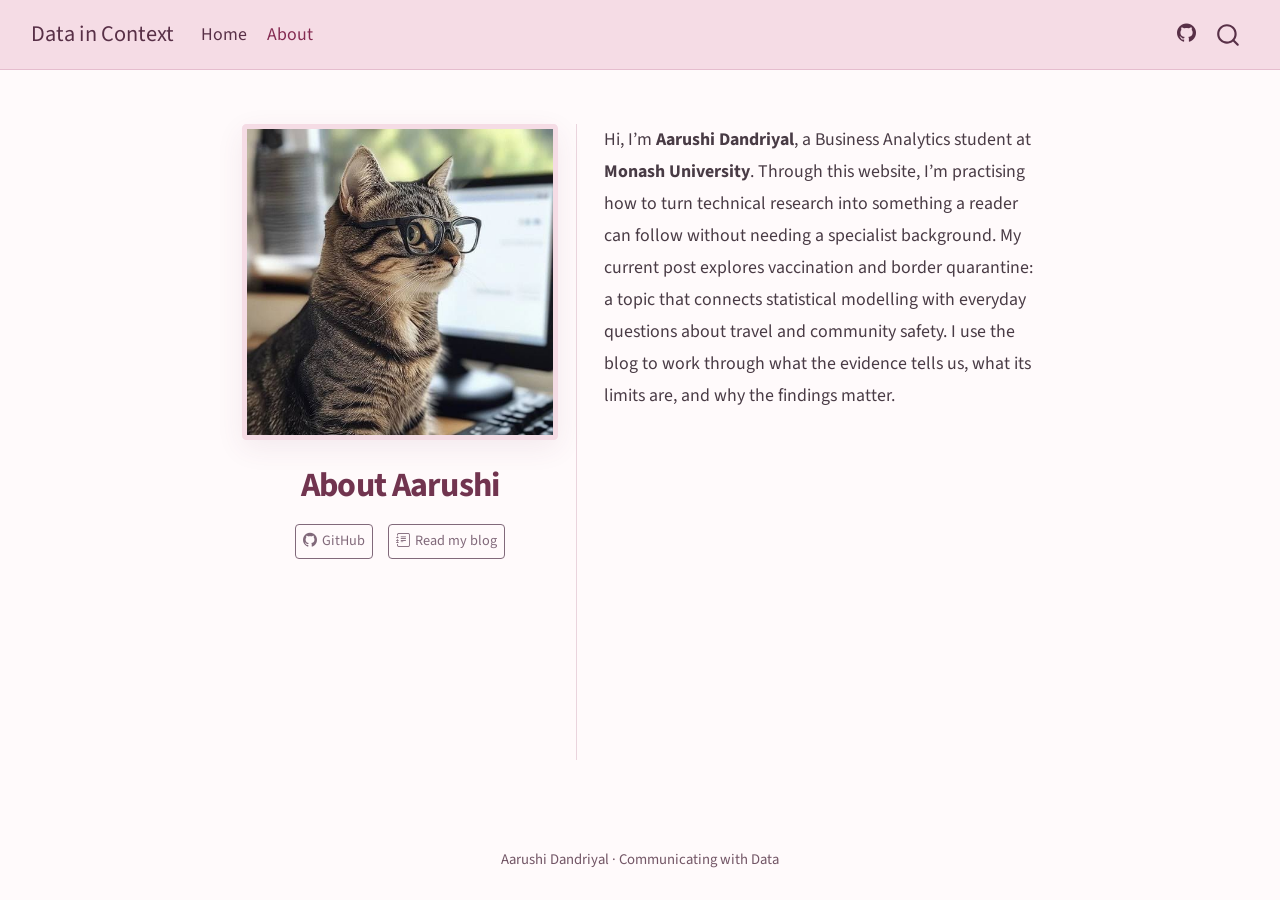
<file: docs/about.html>
<!DOCTYPE html>
<html xmlns="http://www.w3.org/1999/xhtml" lang="en" xml:lang="en"><head>

<meta charset="utf-8">
<meta name="generator" content="quarto-1.9.31">

<meta name="viewport" content="width=device-width, initial-scale=1.0, user-scalable=yes">


<title>About Aarushi – Data in Context</title>
<style>
/* Default styles provided by pandoc.
** See https://pandoc.org/MANUAL.html#variables-for-html for config info.
*/
code{white-space: pre-wrap;}
span.smallcaps{font-variant: small-caps;}
div.columns{display: flex; gap: min(4vw, 1.5em);}
div.column{flex: auto; overflow-x: auto;}
div.hanging-indent{margin-left: 1.5em; text-indent: -1.5em;}
ul.task-list{list-style: none;}
ul.task-list li input[type="checkbox"] {
  width: 0.8em;
  margin: 0 0.8em 0.2em -1em; /* quarto-specific, see https://github.com/quarto-dev/quarto-cli/issues/4556 */ 
  vertical-align: middle;
}
</style>


<script src="site_libs/quarto-nav/quarto-nav.js"></script>
<script src="site_libs/quarto-nav/headroom.min.js"></script>
<script src="site_libs/clipboard/clipboard.min.js"></script>
<script src="site_libs/quarto-search/autocomplete.umd.js"></script>
<script src="site_libs/quarto-search/fuse.min.js"></script>
<script src="site_libs/quarto-search/quarto-search.js"></script>
<meta name="quarto:offset" content="./">
<script src="site_libs/quarto-html/quarto.js" type="module"></script>
<script src="site_libs/quarto-html/tabsets/tabsets.js" type="module"></script>
<script src="site_libs/quarto-html/popper.min.js"></script>
<script src="site_libs/quarto-html/tippy.umd.min.js"></script>
<link href="site_libs/quarto-html/tippy.css" rel="stylesheet">
<link href="site_libs/quarto-html/quarto-syntax-highlighting-7c69b197886ae2a34062761d21e44731.css" rel="stylesheet" id="quarto-text-highlighting-styles">
<script src="site_libs/bootstrap/bootstrap.min.js"></script>
<link href="site_libs/bootstrap/bootstrap-icons.css" rel="stylesheet">
<link href="site_libs/bootstrap/bootstrap-db40a955e6acdad463f0b19ef01d7298.min.css" rel="stylesheet" append-hash="true" id="quarto-bootstrap" data-mode="light">
<script id="quarto-search-options" type="application/json">{
  "location": "navbar",
  "copy-button": false,
  "collapse-after": 3,
  "panel-placement": "end",
  "type": "overlay",
  "limit": 50,
  "keyboard-shortcut": [
    "f",
    "/",
    "s"
  ],
  "show-item-context": false,
  "language": {
    "search-no-results-text": "No results",
    "search-matching-documents-text": "matching documents",
    "search-copy-link-title": "Copy link to search",
    "search-hide-matches-text": "Hide additional matches",
    "search-more-match-text": "more match in this document",
    "search-more-matches-text": "more matches in this document",
    "search-clear-button-title": "Clear",
    "search-text-placeholder": "",
    "search-detached-cancel-button-title": "Cancel",
    "search-submit-button-title": "Submit",
    "search-label": "Search"
  }
}</script>


<link rel="stylesheet" href="styles.css">
</head>

<body class="nav-fixed fullcontent quarto-light">

<div id="quarto-search-results"></div>
  <header id="quarto-header" class="headroom fixed-top">
    <nav class="navbar navbar-expand-lg " data-bs-theme="dark">
      <div class="navbar-container container-fluid">
      <div class="navbar-brand-container mx-auto">
    <a class="navbar-brand" href="./index.html">
    <span class="navbar-title">Data in Context</span>
    </a>
  </div>
            <div id="quarto-search" class="" title="Search"></div>
          <button class="navbar-toggler" type="button" data-bs-toggle="collapse" data-bs-target="#navbarCollapse" aria-controls="navbarCollapse" role="menu" aria-expanded="false" aria-label="Toggle navigation" onclick="if (window.quartoToggleHeadroom) { window.quartoToggleHeadroom(); }">
  <span class="navbar-toggler-icon"></span>
</button>
          <div class="collapse navbar-collapse" id="navbarCollapse">
            <ul class="navbar-nav navbar-nav-scroll me-auto">
  <li class="nav-item">
    <a class="nav-link" href="./index.html"> 
<span class="menu-text">Home</span></a>
  </li>  
  <li class="nav-item">
    <a class="nav-link active" href="./about.html" aria-current="page"> 
<span class="menu-text">About</span></a>
  </li>  
</ul>
            <ul class="navbar-nav navbar-nav-scroll ms-auto">
  <li class="nav-item compact">
    <a class="nav-link" href="https://github.com/aarushi611"> <i class="bi bi-github" role="img" aria-label="Aarushi's GitHub profile">
</i> 
<span class="menu-text"></span></a>
  </li>  
</ul>
          </div> <!-- /navcollapse -->
            <div class="quarto-navbar-tools">
</div>
      </div> <!-- /container-fluid -->
    </nav>
</header>
<!-- content -->
<div id="quarto-content" class="quarto-container page-columns page-rows-contents page-layout-article page-navbar">
<!-- sidebar -->
<!-- margin-sidebar -->
    
<!-- main -->
<div class="quarto-about-trestles">
  <div class="about-entity">
    <img src="profile-cat.png" alt="A tabby cat wearing glasses beside a computer" class="about-image
  rounded " style="width: 20em;">
<header id="title-block-header" class="quarto-title-block default">
<div class="quarto-title">
<h1 class="title">About Aarushi</h1>
</div>
<div class="quarto-title-meta">
  </div>
</header>
    <div class="about-links">
  <a href="https://github.com/aarushi611" class="about-link" rel="" target="">
    <i class="bi bi-github"></i>
     <span class="about-link-text">GitHub</span>
  </a>
  <a href="/posts/delta-quarantine/index.html" class="about-link" rel="" target="">
    <i class="bi bi-journal-text"></i>
     <span class="about-link-text">Read my blog</span>
  </a>
</div>
  </div>
  <div class="about-contents"><main class="content" id="quarto-document-content">
<p>Hi, I’m <strong>Aarushi Dandriyal</strong>, a Business Analytics student at <strong>Monash University</strong>. Through this website, I’m practising how to turn technical research into something a reader can follow without needing a specialist background. My current post explores vaccination and border quarantine: a topic that connects statistical modelling with everyday questions about travel and community safety. I use the blog to work through what the evidence tells us, what its limits are, and why the findings matter.</p>


</main></div>
</div>
 <!-- /main -->
<script id="quarto-html-after-body" type="application/javascript">
  window.document.addEventListener("DOMContentLoaded", function (event) {
    const isCodeAnnotation = (el) => {
      for (const clz of el.classList) {
        if (clz.startsWith('code-annotation-')) {                     
          return true;
        }
      }
      return false;
    }
    const onCopySuccess = function(e) {
      // button target
      const button = e.trigger;
      // don't keep focus
      button.blur();
      // flash "checked"
      button.classList.add('code-copy-button-checked');
      var currentTitle = button.getAttribute("title");
      button.setAttribute("title", "Copied!");
      let tooltip;
      if (window.bootstrap) {
        button.setAttribute("data-bs-toggle", "tooltip");
        button.setAttribute("data-bs-placement", "left");
        button.setAttribute("data-bs-title", "Copied!");
        tooltip = new bootstrap.Tooltip(button, 
          { trigger: "manual", 
            customClass: "code-copy-button-tooltip",
            offset: [0, -8]});
        tooltip.show();    
      }
      setTimeout(function() {
        if (tooltip) {
          tooltip.hide();
          button.removeAttribute("data-bs-title");
          button.removeAttribute("data-bs-toggle");
          button.removeAttribute("data-bs-placement");
        }
        button.setAttribute("title", currentTitle);
        button.classList.remove('code-copy-button-checked');
      }, 1000);
      // clear code selection
      e.clearSelection();
    }
    const getTextToCopy = function(trigger) {
      const outerScaffold = trigger.parentElement.cloneNode(true);
      const codeEl = outerScaffold.querySelector('code');
      for (const childEl of codeEl.children) {
        if (isCodeAnnotation(childEl)) {
          childEl.remove();
        }
      }
      return codeEl.innerText;
    }
    const clipboard = new window.ClipboardJS('.code-copy-button:not([data-in-quarto-modal])', {
      text: getTextToCopy
    });
    clipboard.on('success', onCopySuccess);
    if (window.document.getElementById('quarto-embedded-source-code-modal')) {
      const clipboardModal = new window.ClipboardJS('.code-copy-button[data-in-quarto-modal]', {
        text: getTextToCopy,
        container: window.document.getElementById('quarto-embedded-source-code-modal')
      });
      clipboardModal.on('success', onCopySuccess);
    }
      var localhostRegex = new RegExp(/^(?:http|https):\/\/localhost\:?[0-9]*\//);
      var mailtoRegex = new RegExp(/^mailto:/);
        var filterRegex = new RegExp('/' + window.location.host + '/');
      var isInternal = (href) => {
          return filterRegex.test(href) || localhostRegex.test(href) || mailtoRegex.test(href);
      }
      // Inspect non-navigation links and adorn them if external
     var links = window.document.querySelectorAll('a[href]:not(.nav-link):not(.navbar-brand):not(.toc-action):not(.sidebar-link):not(.sidebar-item-toggle):not(.pagination-link):not(.no-external):not([aria-hidden]):not(.dropdown-item):not(.quarto-navigation-tool):not(.about-link)');
      for (var i=0; i<links.length; i++) {
        const link = links[i];
        if (!isInternal(link.href)) {
          // undo the damage that might have been done by quarto-nav.js in the case of
          // links that we want to consider external
          if (link.dataset.originalHref !== undefined) {
            link.href = link.dataset.originalHref;
          }
            // target, if specified
            link.setAttribute("target", "_blank");
            if (link.getAttribute("rel") === null) {
              link.setAttribute("rel", "noopener");
            }
        }
      }
    function tippyHover(el, contentFn, onTriggerFn, onUntriggerFn) {
      const config = {
        allowHTML: true,
        maxWidth: 500,
        delay: 100,
        arrow: false,
        appendTo: function(el) {
            return el.parentElement;
        },
        interactive: true,
        interactiveBorder: 10,
        theme: 'quarto',
        placement: 'bottom-start',
      };
      if (contentFn) {
        config.content = contentFn;
      }
      if (onTriggerFn) {
        config.onTrigger = onTriggerFn;
      }
      if (onUntriggerFn) {
        config.onUntrigger = onUntriggerFn;
      }
      window.tippy(el, config); 
    }
    const noterefs = window.document.querySelectorAll('a[role="doc-noteref"]');
    for (var i=0; i<noterefs.length; i++) {
      const ref = noterefs[i];
      tippyHover(ref, function() {
        // use id or data attribute instead here
        let href = ref.getAttribute('data-footnote-href') || ref.getAttribute('href');
        try { href = new URL(href).hash; } catch {}
        const id = href.replace(/^#\/?/, "");
        const note = window.document.getElementById(id);
        if (note) {
          return note.innerHTML;
        } else {
          return "";
        }
      });
    }
    const xrefs = window.document.querySelectorAll('a.quarto-xref');
    const processXRef = (id, note) => {
      // Strip column container classes
      const stripColumnClz = (el) => {
        el.classList.remove("page-full", "page-columns");
        if (el.children) {
          for (const child of el.children) {
            stripColumnClz(child);
          }
        }
      }
      stripColumnClz(note)
      if (id === null || id.startsWith('sec-')) {
        // Special case sections, only their first couple elements
        const container = document.createElement("div");
        if (note.children && note.children.length > 2) {
          container.appendChild(note.children[0].cloneNode(true));
          for (let i = 1; i < note.children.length; i++) {
            const child = note.children[i];
            if (child.tagName === "P" && child.innerText === "") {
              continue;
            } else {
              container.appendChild(child.cloneNode(true));
              break;
            }
          }
          if (window.Quarto?.typesetMath) {
            window.Quarto.typesetMath(container);
          }
          return container.innerHTML
        } else {
          if (window.Quarto?.typesetMath) {
            window.Quarto.typesetMath(note);
          }
          return note.innerHTML;
        }
      } else {
        // Remove any anchor links if they are present
        const anchorLink = note.querySelector('a.anchorjs-link');
        if (anchorLink) {
          anchorLink.remove();
        }
        if (window.Quarto?.typesetMath) {
          window.Quarto.typesetMath(note);
        }
        if (note.classList.contains("callout")) {
          return note.outerHTML;
        } else {
          return note.innerHTML;
        }
      }
    }
    for (var i=0; i<xrefs.length; i++) {
      const xref = xrefs[i];
      tippyHover(xref, undefined, function(instance) {
        instance.disable();
        let url = xref.getAttribute('href');
        let hash = undefined; 
        if (url.startsWith('#')) {
          hash = url;
        } else {
          try { hash = new URL(url).hash; } catch {}
        }
        if (hash) {
          const id = hash.replace(/^#\/?/, "");
          const note = window.document.getElementById(id);
          if (note !== null) {
            try {
              const html = processXRef(id, note.cloneNode(true));
              instance.setContent(html);
            } finally {
              instance.enable();
              instance.show();
            }
          } else {
            // See if we can fetch this
            fetch(url.split('#')[0])
            .then(res => res.text())
            .then(html => {
              const parser = new DOMParser();
              const htmlDoc = parser.parseFromString(html, "text/html");
              const note = htmlDoc.getElementById(id);
              if (note !== null) {
                const html = processXRef(id, note);
                instance.setContent(html);
              } 
            }).finally(() => {
              instance.enable();
              instance.show();
            });
          }
        } else {
          // See if we can fetch a full url (with no hash to target)
          // This is a special case and we should probably do some content thinning / targeting
          fetch(url)
          .then(res => res.text())
          .then(html => {
            const parser = new DOMParser();
            const htmlDoc = parser.parseFromString(html, "text/html");
            const note = htmlDoc.querySelector('main.content');
            if (note !== null) {
              // This should only happen for chapter cross references
              // (since there is no id in the URL)
              // remove the first header
              if (note.children.length > 0 && note.children[0].tagName === "HEADER") {
                note.children[0].remove();
              }
              const html = processXRef(null, note);
              instance.setContent(html);
            } 
          }).finally(() => {
            instance.enable();
            instance.show();
          });
        }
      }, function(instance) {
      });
    }
        let selectedAnnoteEl;
        const selectorForAnnotation = ( cell, annotation) => {
          let cellAttr = 'data-code-cell="' + cell + '"';
          let lineAttr = 'data-code-annotation="' +  annotation + '"';
          const selector = 'span[' + cellAttr + '][' + lineAttr + ']';
          return selector;
        }
        const selectCodeLines = (annoteEl) => {
          const doc = window.document;
          const targetCell = annoteEl.getAttribute("data-target-cell");
          const targetAnnotation = annoteEl.getAttribute("data-target-annotation");
          const annoteSpan = window.document.querySelector(selectorForAnnotation(targetCell, targetAnnotation));
          const lines = annoteSpan.getAttribute("data-code-lines").split(",");
          const lineIds = lines.map((line) => {
            return targetCell + "-" + line;
          })
          let top = null;
          let height = null;
          let parent = null;
          if (lineIds.length > 0) {
              //compute the position of the single el (top and bottom and make a div)
              const el = window.document.getElementById(lineIds[0]);
              top = el.offsetTop;
              height = el.offsetHeight;
              parent = el.parentElement.parentElement;
            if (lineIds.length > 1) {
              const lastEl = window.document.getElementById(lineIds[lineIds.length - 1]);
              const bottom = lastEl.offsetTop + lastEl.offsetHeight;
              height = bottom - top;
            }
            if (top !== null && height !== null && parent !== null) {
              // cook up a div (if necessary) and position it 
              let div = window.document.getElementById("code-annotation-line-highlight");
              if (div === null) {
                div = window.document.createElement("div");
                div.setAttribute("id", "code-annotation-line-highlight");
                div.style.position = 'absolute';
                parent.appendChild(div);
              }
              div.style.top = top - 2 + "px";
              div.style.height = height + 4 + "px";
              div.style.left = 0;
              let gutterDiv = window.document.getElementById("code-annotation-line-highlight-gutter");
              if (gutterDiv === null) {
                gutterDiv = window.document.createElement("div");
                gutterDiv.setAttribute("id", "code-annotation-line-highlight-gutter");
                gutterDiv.style.position = 'absolute';
                const codeCell = window.document.getElementById(targetCell);
                const gutter = codeCell.querySelector('.code-annotation-gutter');
                gutter.appendChild(gutterDiv);
              }
              gutterDiv.style.top = top - 2 + "px";
              gutterDiv.style.height = height + 4 + "px";
            }
            selectedAnnoteEl = annoteEl;
          }
        };
        const unselectCodeLines = () => {
          const elementsIds = ["code-annotation-line-highlight", "code-annotation-line-highlight-gutter"];
          elementsIds.forEach((elId) => {
            const div = window.document.getElementById(elId);
            if (div) {
              div.remove();
            }
          });
          selectedAnnoteEl = undefined;
        };
          // Handle positioning of the toggle
      window.addEventListener(
        "resize",
        throttle(() => {
          elRect = undefined;
          if (selectedAnnoteEl) {
            selectCodeLines(selectedAnnoteEl);
          }
        }, 10)
      );
      function throttle(fn, ms) {
      let throttle = false;
      let timer;
        return (...args) => {
          if(!throttle) { // first call gets through
              fn.apply(this, args);
              throttle = true;
          } else { // all the others get throttled
              if(timer) clearTimeout(timer); // cancel #2
              timer = setTimeout(() => {
                fn.apply(this, args);
                timer = throttle = false;
              }, ms);
          }
        };
      }
        // Attach click handler to the DT
        const annoteDls = window.document.querySelectorAll('dt[data-target-cell]');
        for (const annoteDlNode of annoteDls) {
          annoteDlNode.addEventListener('click', (event) => {
            const clickedEl = event.target;
            if (clickedEl !== selectedAnnoteEl) {
              unselectCodeLines();
              const activeEl = window.document.querySelector('dt[data-target-cell].code-annotation-active');
              if (activeEl) {
                activeEl.classList.remove('code-annotation-active');
              }
              selectCodeLines(clickedEl);
              clickedEl.classList.add('code-annotation-active');
            } else {
              // Unselect the line
              unselectCodeLines();
              clickedEl.classList.remove('code-annotation-active');
            }
          });
        }
    const findCites = (el) => {
      const parentEl = el.parentElement;
      if (parentEl) {
        const cites = parentEl.dataset.cites;
        if (cites) {
          return {
            el,
            cites: cites.split(' ')
          };
        } else {
          return findCites(el.parentElement)
        }
      } else {
        return undefined;
      }
    };
    var bibliorefs = window.document.querySelectorAll('a[role="doc-biblioref"]');
    for (var i=0; i<bibliorefs.length; i++) {
      const ref = bibliorefs[i];
      const citeInfo = findCites(ref);
      if (citeInfo) {
        tippyHover(citeInfo.el, function() {
          var popup = window.document.createElement('div');
          citeInfo.cites.forEach(function(cite) {
            var citeDiv = window.document.createElement('div');
            citeDiv.classList.add('hanging-indent');
            citeDiv.classList.add('csl-entry');
            var biblioDiv = window.document.getElementById('ref-' + cite);
            if (biblioDiv) {
              citeDiv.innerHTML = biblioDiv.innerHTML;
            }
            popup.appendChild(citeDiv);
          });
          return popup.innerHTML;
        });
      }
    }
  });
  </script>
</div> <!-- /content -->
<footer class="footer">
  <div class="nav-footer">
    <div class="nav-footer-left">
      &nbsp;
    </div>   
    <div class="nav-footer-center">
<p>Aarushi Dandriyal · Communicating with Data</p>
</div>
    <div class="nav-footer-right">
      &nbsp;
    </div>
  </div>
</footer>




</body></html>
</file>
<file: docs/site_libs/quarto-html/tippy.css>
.tippy-box[data-animation=fade][data-state=hidden]{opacity:0}[data-tippy-root]{max-width:calc(100vw - 10px)}.tippy-box{position:relative;background-color:#333;color:#fff;border-radius:4px;font-size:14px;line-height:1.4;white-space:normal;outline:0;transition-property:transform,visibility,opacity}.tippy-box[data-placement^=top]>.tippy-arrow{bottom:0}.tippy-box[data-placement^=top]>.tippy-arrow:before{bottom:-7px;left:0;border-width:8px 8px 0;border-top-color:initial;transform-origin:center top}.tippy-box[data-placement^=bottom]>.tippy-arrow{top:0}.tippy-box[data-placement^=bottom]>.tippy-arrow:before{top:-7px;left:0;border-width:0 8px 8px;border-bottom-color:initial;transform-origin:center bottom}.tippy-box[data-placement^=left]>.tippy-arrow{right:0}.tippy-box[data-placement^=left]>.tippy-arrow:before{border-width:8px 0 8px 8px;border-left-color:initial;right:-7px;transform-origin:center left}.tippy-box[data-placement^=right]>.tippy-arrow{left:0}.tippy-box[data-placement^=right]>.tippy-arrow:before{left:-7px;border-width:8px 8px 8px 0;border-right-color:initial;transform-origin:center right}.tippy-box[data-inertia][data-state=visible]{transition-timing-function:cubic-bezier(.54,1.5,.38,1.11)}.tippy-arrow{width:16px;height:16px;color:#333}.tippy-arrow:before{content:"";position:absolute;border-color:transparent;border-style:solid}.tippy-content{position:relative;padding:5px 9px;z-index:1}
</file>
<file: docs/site_libs/quarto-html/quarto-syntax-highlighting-7c69b197886ae2a34062761d21e44731.css>
/* quarto syntax highlight colors */
:root {
  --quarto-hl-ot-color: #003B4F;
  --quarto-hl-at-color: #657422;
  --quarto-hl-ss-color: #20794D;
  --quarto-hl-an-color: #5E5E5E;
  --quarto-hl-fu-color: #4758AB;
  --quarto-hl-st-color: #20794D;
  --quarto-hl-cf-color: #003B4F;
  --quarto-hl-op-color: #5E5E5E;
  --quarto-hl-er-color: #AD0000;
  --quarto-hl-bn-color: #AD0000;
  --quarto-hl-al-color: #AD0000;
  --quarto-hl-va-color: #111111;
  --quarto-hl-bu-color: inherit;
  --quarto-hl-ex-color: inherit;
  --quarto-hl-pp-color: #AD0000;
  --quarto-hl-in-color: #5E5E5E;
  --quarto-hl-vs-color: #20794D;
  --quarto-hl-wa-color: #5E5E5E;
  --quarto-hl-do-color: #5E5E5E;
  --quarto-hl-im-color: #00769E;
  --quarto-hl-ch-color: #20794D;
  --quarto-hl-dt-color: #AD0000;
  --quarto-hl-fl-color: #AD0000;
  --quarto-hl-co-color: #5E5E5E;
  --quarto-hl-cv-color: #5E5E5E;
  --quarto-hl-cn-color: #8f5902;
  --quarto-hl-sc-color: #5E5E5E;
  --quarto-hl-dv-color: #AD0000;
  --quarto-hl-kw-color: #003B4F;
}

/* other quarto variables */
:root {
  --quarto-font-monospace: SFMono-Regular, Menlo, Monaco, Consolas, "Liberation Mono", "Courier New", monospace;
}

/* syntax highlight based on Pandoc's rules */
pre > code.sourceCode > span {
  color: #003B4F;
}

code.sourceCode > span {
  color: #003B4F;
}

div.sourceCode,
div.sourceCode pre.sourceCode {
  color: #003B4F;
}

/* Normal */
code span {
  color: #003B4F;
}

/* Alert */
code span.al {
  color: #AD0000;
  font-style: inherit;
}

/* Annotation */
code span.an {
  color: #5E5E5E;
  font-style: inherit;
}

/* Attribute */
code span.at {
  color: #657422;
  font-style: inherit;
}

/* BaseN */
code span.bn {
  color: #AD0000;
  font-style: inherit;
}

/* BuiltIn */
code span.bu {
  font-style: inherit;
}

/* ControlFlow */
code span.cf {
  color: #003B4F;
  font-weight: bold;
  font-style: inherit;
}

/* Char */
code span.ch {
  color: #20794D;
  font-style: inherit;
}

/* Constant */
code span.cn {
  color: #8f5902;
  font-style: inherit;
}

/* Comment */
code span.co {
  color: #5E5E5E;
  font-style: inherit;
}

/* CommentVar */
code span.cv {
  color: #5E5E5E;
  font-style: italic;
}

/* Documentation */
code span.do {
  color: #5E5E5E;
  font-style: italic;
}

/* DataType */
code span.dt {
  color: #AD0000;
  font-style: inherit;
}

/* DecVal */
code span.dv {
  color: #AD0000;
  font-style: inherit;
}

/* Error */
code span.er {
  color: #AD0000;
  font-style: inherit;
}

/* Extension */
code span.ex {
  font-style: inherit;
}

/* Float */
code span.fl {
  color: #AD0000;
  font-style: inherit;
}

/* Function */
code span.fu {
  color: #4758AB;
  font-style: inherit;
}

/* Import */
code span.im {
  color: #00769E;
  font-style: inherit;
}

/* Information */
code span.in {
  color: #5E5E5E;
  font-style: inherit;
}

/* Keyword */
code span.kw {
  color: #003B4F;
  font-weight: bold;
  font-style: inherit;
}

/* Operator */
code span.op {
  color: #5E5E5E;
  font-style: inherit;
}

/* Other */
code span.ot {
  color: #003B4F;
  font-style: inherit;
}

/* Preprocessor */
code span.pp {
  color: #AD0000;
  font-style: inherit;
}

/* SpecialChar */
code span.sc {
  color: #5E5E5E;
  font-style: inherit;
}

/* SpecialString */
code span.ss {
  color: #20794D;
  font-style: inherit;
}

/* String */
code span.st {
  color: #20794D;
  font-style: inherit;
}

/* Variable */
code span.va {
  color: #111111;
  font-style: inherit;
}

/* VerbatimString */
code span.vs {
  color: #20794D;
  font-style: inherit;
}

/* Warning */
code span.wa {
  color: #5E5E5E;
  font-style: italic;
}

.prevent-inlining {
  content: "</";
}

/*# sourceMappingURL=606289f1d48f6b05ba16068311e045b6.css.map */
</file>
<file: docs/styles.css>
body{line-height:1.8}h1,h2,h3{font-weight:700}h1,h2{letter-spacing:-.025em}a{text-underline-offset:3px}a:hover{color:#64223f}.home-hero{background:#fcebf1;border:1px solid #efd0dd;border-radius:18px;padding:2rem 2.2rem;margin:1.5rem 0 2.5rem}.home-hero h2{margin-top:0;border-bottom:0}.btn-outline-primary{border-radius:24px;padding:.5rem 1.1rem}.quarto-title-banner{background:#f5dce5!important;color:#583047!important}.quarto-title-banner h1,.quarto-title-banner .description{color:#583047!important}table{font-size:.96rem;line-height:1.6}thead{background:#f9e5ed}figcaption,.figure-caption{color:#67515e;font-size:.91rem;line-height:1.6}.callout{border-radius:12px;background:#fff3f7;border-color:#e9bfce!important}.callout .callout-header{background:#f9e5ed!important}.callout.callout-style-default{border-left-color:#b96287!important}.quarto-about-trestles .about-image{border:5px solid #f5dce5;box-shadow:0 8px 28px #71344f15}.nav-footer{color:#725565}::selection{background:#f0c7d7}a:focus-visible,button:focus-visible{outline:3px solid #943b64;outline-offset:3px}@media(max-width:600px){body{font-size:1rem}.home-hero{padding:1.3rem}.quarto-title-banner{padding-top:1.5rem;padding-bottom:1.5rem}}

/* Keep long content within the viewport. */
img{max-width:100%;height:auto}main{min-width:0;overflow-wrap:break-word}.quarto-table,.cell-output-display{max-width:100%;overflow-x:auto}@media(max-width:650px){table{font-size:.84rem}th,td{overflow-wrap:anywhere}.home-hero{max-width:100%;box-sizing:border-box}}
</file>
